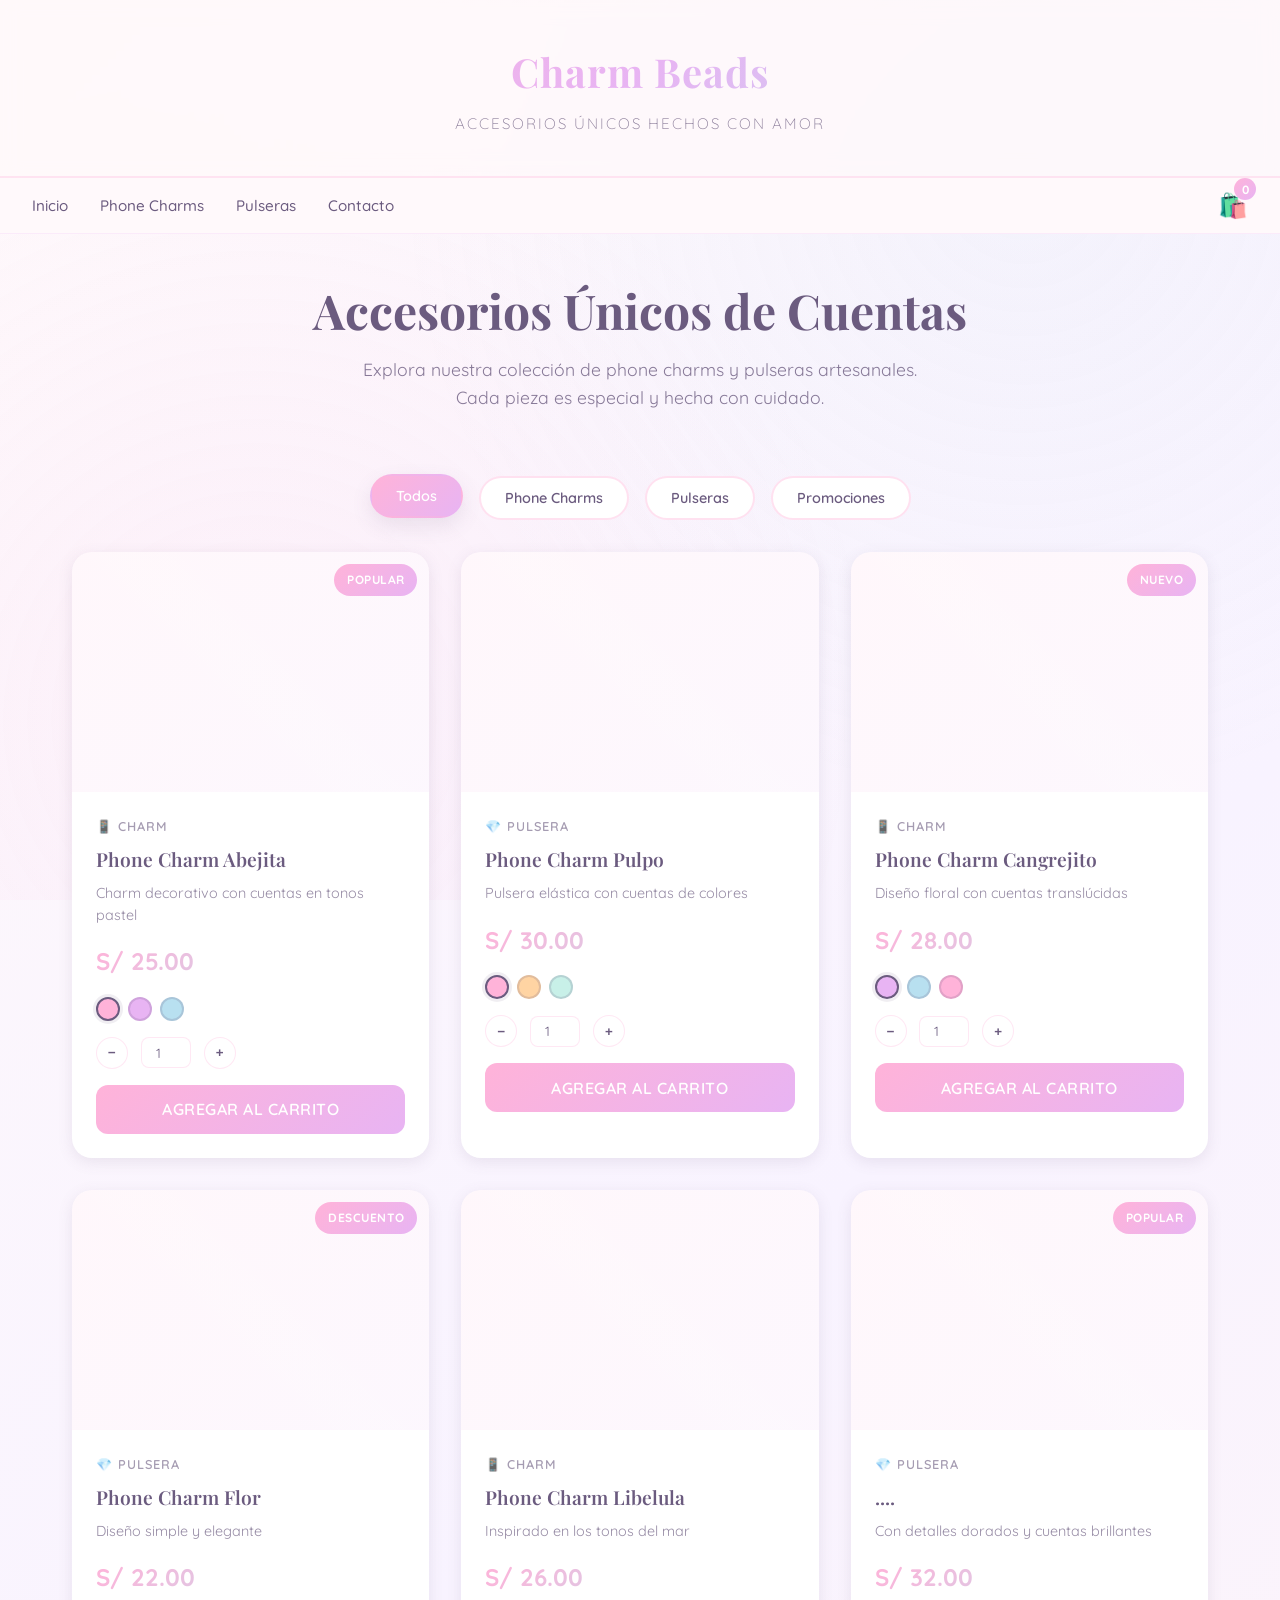
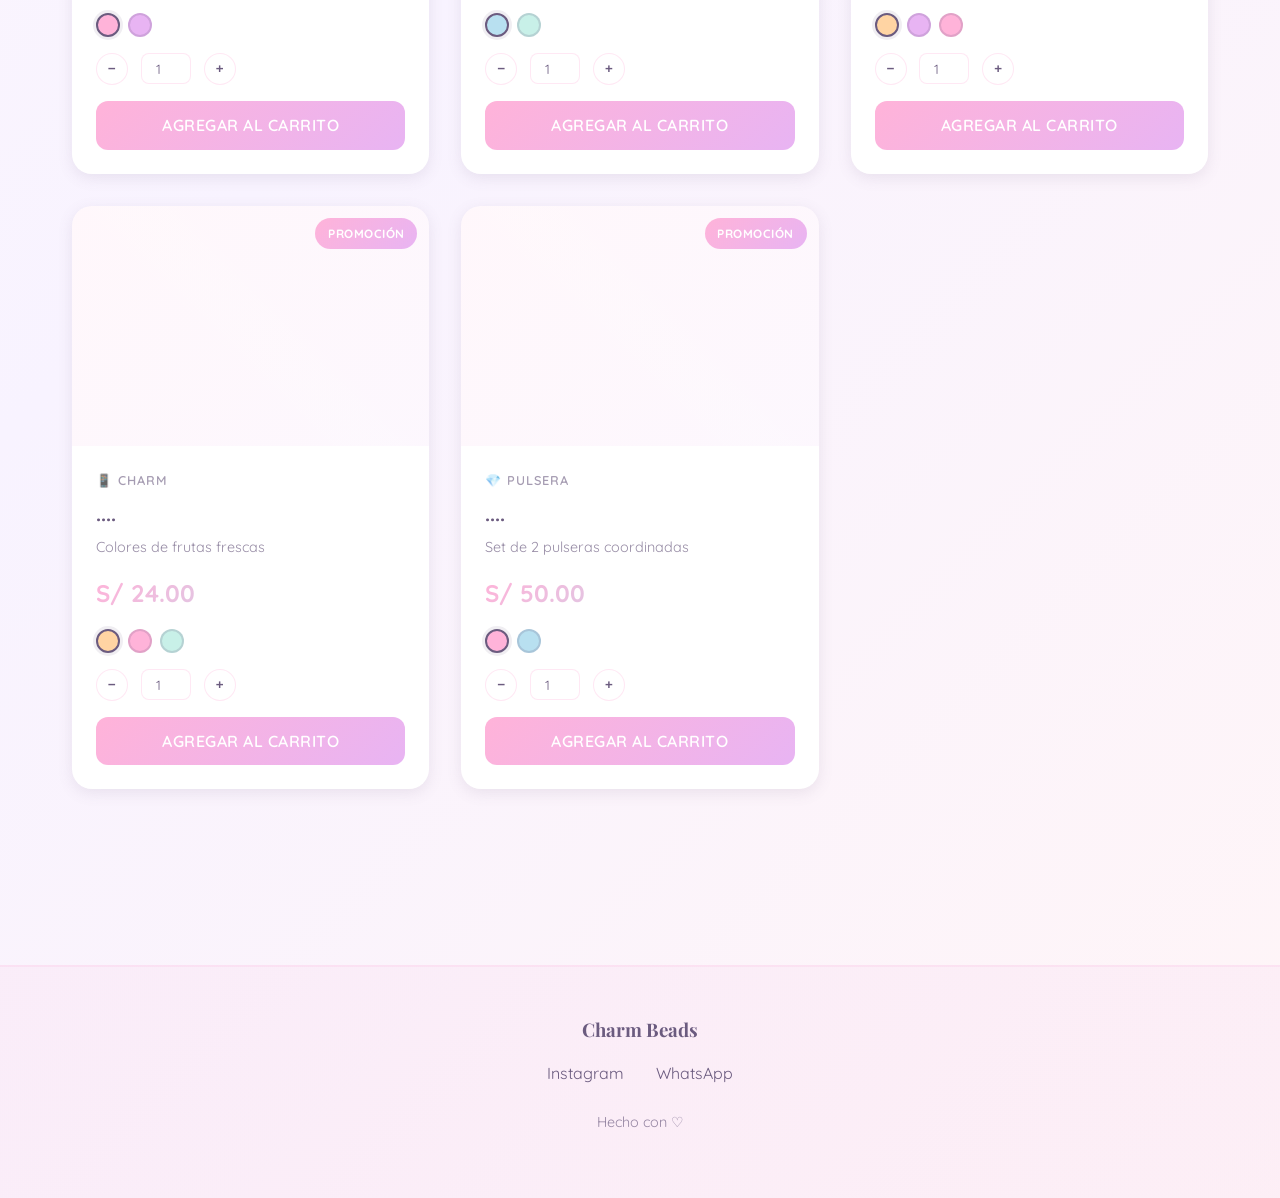
<file: index.html>
<!DOCTYPE html>
<html lang="es">
<head>
    <meta charset="UTF-8">
    <meta name="viewport" content="width=device-width, initial-scale=1.0">
    <title>Charm Beads - Tienda de Accesorios</title>
    <link rel="preconnect" href="https://fonts.googleapis.com">
    <link rel="preconnect" href="https://fonts.gstatic.com" crossorigin>
    <link href="https://fonts.googleapis.com/css2?family=Quicksand:wght@300;400;600;700&family=Playfair+Display:wght@600;700&display=swap" rel="stylesheet">
    <link rel="stylesheet" href="style.css">
</head>
<body>
    <header>
        <div class="logo">Charm Beads</div>
        <p class="tagline">Accesorios únicos hechos con amor</p>
    </header>

    <nav>
        <ul class="nav-menu">
            <li><a href="#inicio">Inicio</a></li>
            <li><a href="#charms">Phone Charms</a></li>
            <li><a href="#pulseras">Pulseras</a></li>
            <li><a href="#contacto">Contacto</a></li>
        </ul>
        <div class="cart-icon" onclick="toggleCart()">
            🛍️
            <span class="cart-count" id="cartCount">0</span>
        </div>
    </nav>

    <main>
        <section class="hero" id="inicio">
            <h1>Accesorios Únicos de Cuentas</h1>
            <p>Explora nuestra colección de phone charms y pulseras artesanales. Cada pieza es especial y hecha con cuidado.</p>
        </section>

        <div class="filters">
            <button class="filter-btn active" onclick="filterProducts('all', event)">Todos</button>
            <button class="filter-btn" onclick="filterProducts('charms', event)">Phone Charms</button>
            <button class="filter-btn" onclick="filterProducts('pulseras', event)">Pulseras</button>
            <button class="filter-btn" onclick="filterProducts('promocion', event)">Promociones</button>
        </div>

        <div class="products-grid" id="productsGrid"></div>
    </main>

    <!-- Modal del Carrito -->
    <div class="modal" id="cartModal">
        <div class="modal-content">
            <div class="modal-header">
                <h2>Tu Carrito </h2>
                <button class="close-btn" onclick="toggleCart()">✕</button>
            </div>

            <div id="cartItemsContainer" class="cart-items">
                <div class="cart-empty">Tu carrito está vacío</div>
            </div>

            <div class="payment-methods" id="paymentSection" style="display:none">
                <h4>💳 Métodos de Pago</h4>
                <div class="payment-method">
                    <strong>Transferencia Bancaria</strong>
                    Banco: BCP / Scotiabank<br>
                    Contacta para más detalles
                </div>
                <div class="payment-method">
                    <strong>Yape / Plin</strong>
                    Disponible - Te contactamos por WhatsApp
                </div>
                <div class="payment-method">
                    <strong>Efectivo</strong>
                    Entrega local en Real Plaza 
                </div>
            </div>

            <div class="cart-summary" id="cartSummarySection" style="display:none">
                <div class="summary-row">
                    <span>Subtotal:</span>
                    <span id="subtotal">S/ 0.00</span>
                </div>
                <div class="summary-row">
                    <span>Envío:</span>
                    <span id="shipping">S/ 0.00</span>
                </div>
                <div class="summary-row total">
                    <span>Total:</span>
                    <span id="total">S/ 0.00</span>
                </div>
            </div>

            <!-- ─── Formulario de pedido ─── -->
            <div class="order-form-section" id="orderFormSection" style="display:none">
                <p class="order-form-title">Completa tu pedido</p>

                <div class="form-group">
                    <label for="clientName">Nombre completo</label>
                    <input type="text" id="clientName" placeholder="Ej. María García" autocomplete="name">
                </div>

                <div class="form-row">
                    <div class="form-group">
                        <label for="clientPhone">Teléfono / WhatsApp</label>
                        <input type="tel" id="clientPhone" placeholder="Ej. 987 654 321" autocomplete="tel">
                    </div>
                    <div class="form-group">
                        <label for="clientDistrict">Distrito</label>
                        <input type="text" id="clientDistrict" placeholder="Ej. Cayma">
                    </div>
                </div>

                <div class="form-group">
                    <label for="clientAddress">Dirección de entrega</label>
                    <input type="text" id="clientAddress" placeholder="Calle, número, referencia..." autocomplete="street-address">
                </div>

                <div class="form-group">
                    <label for="clientNotes">Notas adicionales <span style="opacity:0.5;font-weight:400">(opcional)</span></label>
                    <textarea id="clientNotes" rows="2" placeholder="Color preferido, instrucciones especiales..."></textarea>
                </div>

                <button class="submit-order-btn" id="submitOrderBtn" onclick="sendToSheets()">
                    <span class="btn-text">Confirmar Pedido</span>
                    <span class="spinner"></span>
                </button>

                <div class="form-feedback" id="formFeedback"></div>
            </div>
        </div>
    </div>

    <footer>
        <div class="footer-content">
            <h3 style="font-family: 'Playfair Display', serif; margin-bottom: 1rem;">Charm Beads</h3>
            <div class="footer-links">
                <a href="#instagram">Instagram</a>
                <a href="#whatsapp">WhatsApp</a>
            </div>
            <p class="footer-credit">Hecho con ♡ </p>
            <p style="font-size: 0.85rem; margin-top: 1rem; opacity: 0.6;"></p>
        </div>
    </footer>

    <script src="script.js"></script>
</body>
</html>
</file>
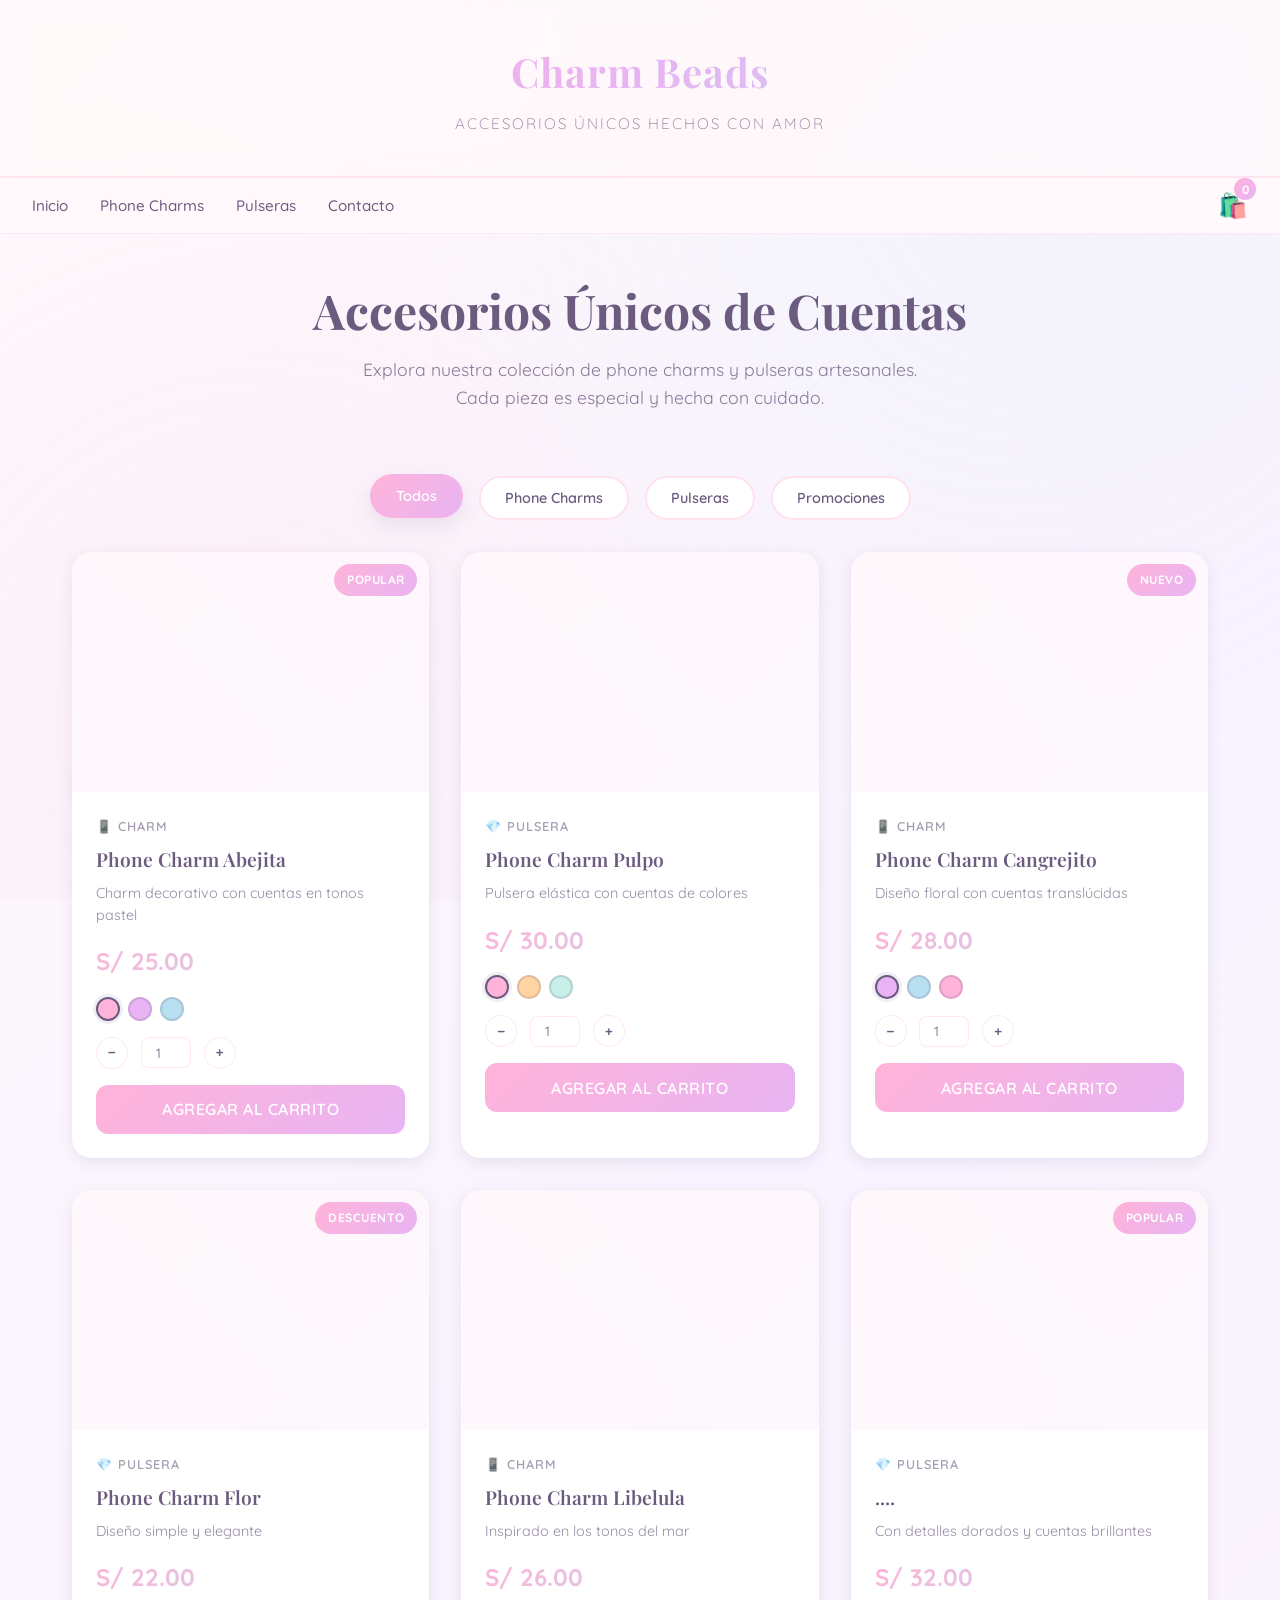
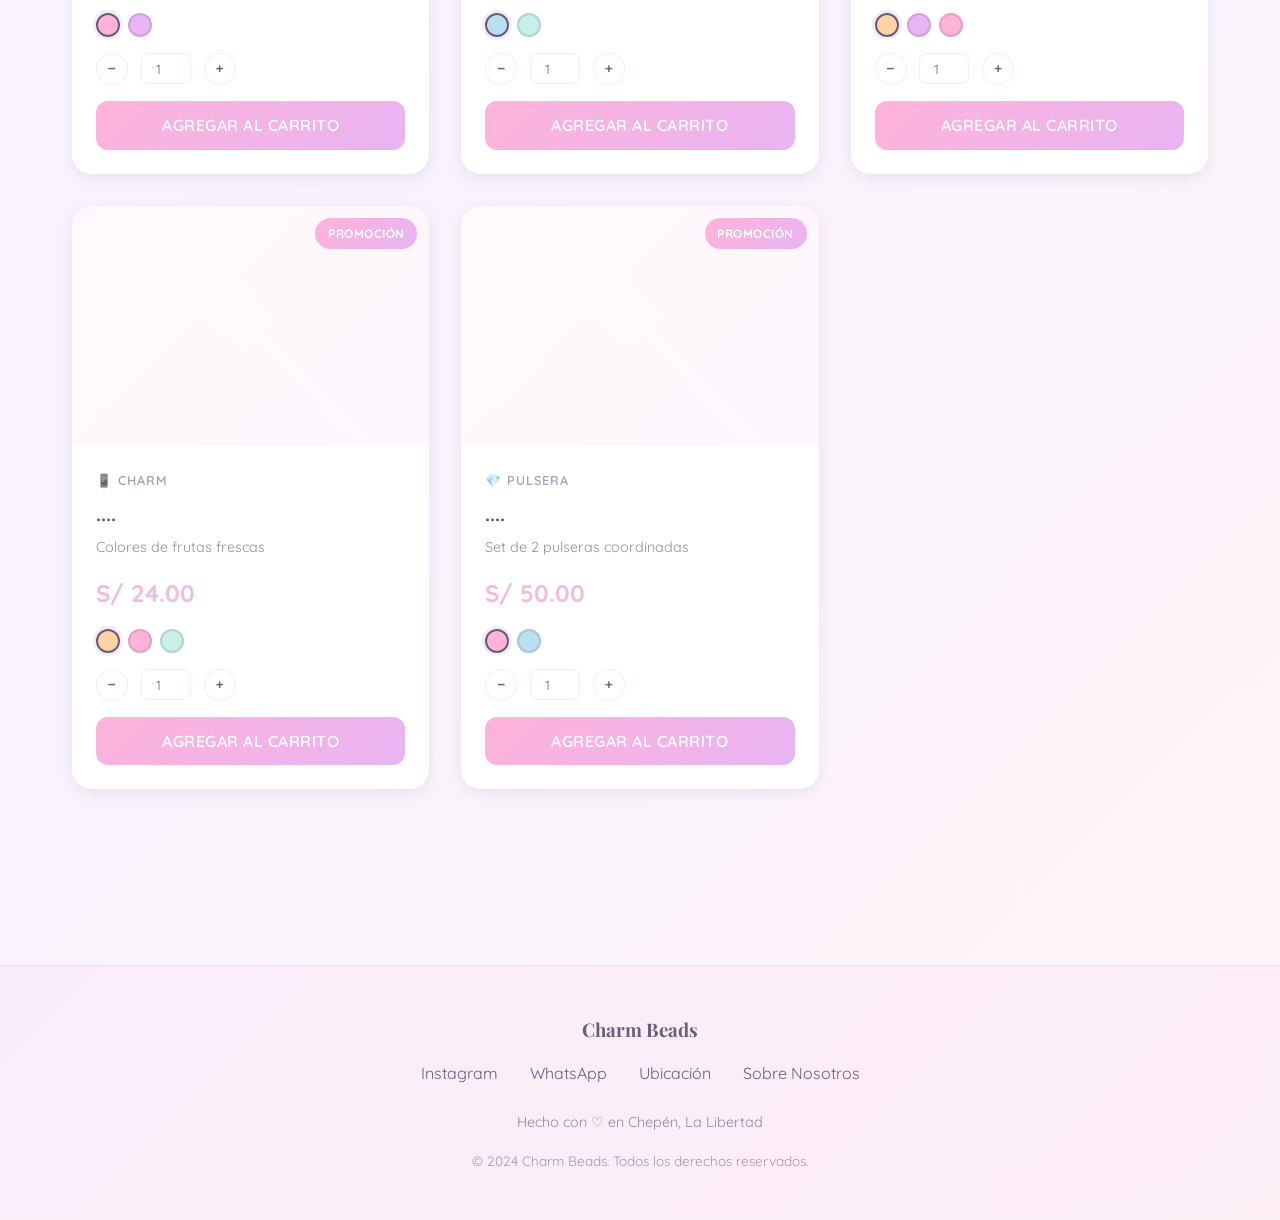
<file: tienda-charms.html>
<!DOCTYPE html>
<html lang="es">
<head>
    <meta charset="UTF-8">
    <meta name="viewport" content="width=device-width, initial-scale=1.0">
    <title>Charm Beads - Tienda de Accesorios</title>
    <link rel="preconnect" href="https://fonts.googleapis.com">
    <link rel="preconnect" href="https://fonts.gstatic.com" crossorigin>
    <link href="https://fonts.googleapis.com/css2?family=Quicksand:wght@300;400;600;700&family=Playfair+Display:wght@600;700&display=swap" rel="stylesheet">
    <link rel="stylesheet" href="style.css">
</head>
<body>
    <header>
        <div class="logo">Charm Beads</div>
        <p class="tagline">Accesorios únicos hechos con amor</p>
    </header>

    <nav>
        <ul class="nav-menu">
            <li><a href="#inicio">Inicio</a></li>
            <li><a href="#charms">Phone Charms</a></li>
            <li><a href="#pulseras">Pulseras</a></li>
            <li><a href="#contacto">Contacto</a></li>
        </ul>
        <div class="cart-icon" onclick="toggleCart()">
            🛍️
            <span class="cart-count" id="cartCount">0</span>
        </div>
    </nav>

    <main>
        <section class="hero" id="inicio">
            <h1>Accesorios Únicos de Cuentas</h1>
            <p>Explora nuestra colección de phone charms y pulseras artesanales. Cada pieza es especial y hecha con cuidado.</p>
        </section>

        <div class="filters">
            <button class="filter-btn active" onclick="filterProducts('all', event)">Todos</button>
            <button class="filter-btn" onclick="filterProducts('charms', event)">Phone Charms</button>
            <button class="filter-btn" onclick="filterProducts('pulseras', event)">Pulseras</button>
            <button class="filter-btn" onclick="filterProducts('promocion', event)">Promociones</button>
        </div>

        <div class="products-grid" id="productsGrid"></div>
    </main>

    <!-- Modal del Carrito -->
    <div class="modal" id="cartModal">
        <div class="modal-content">
            <div class="modal-header">
                <h2>Tu Carrito </h2>
                <button class="close-btn" onclick="toggleCart()">✕</button>
            </div>

            <div id="cartItemsContainer" class="cart-items">
                <div class="cart-empty">Tu carrito está vacío</div>
            </div>

            <div class="payment-methods" id="paymentSection" style="display:none">
                <h4>💳 Métodos de Pago</h4>
                <div class="payment-method">
                    <strong>Transferencia Bancaria</strong>
                    Banco: BCP / Scotiabank<br>
                    Contacta para más detalles
                </div>
                <div class="payment-method">
                    <strong>Yape / Plin</strong>
                    Disponible - Te contactamos por WhatsApp
                </div>
                <div class="payment-method">
                    <strong>Efectivo</strong>
                    Entrega local en Chepén
                </div>
            </div>

            <div class="cart-summary" id="cartSummarySection" style="display:none">
                <div class="summary-row">
                    <span>Subtotal:</span>
                    <span id="subtotal">S/ 0.00</span>
                </div>
                <div class="summary-row">
                    <span>Envío:</span>
                    <span id="shipping">S/ 0.00</span>
                </div>
                <div class="summary-row total">
                    <span>Total:</span>
                    <span id="total">S/ 0.00</span>
                </div>
            </div>

            <!-- ─── Formulario de pedido ─── -->
            <div class="order-form-section" id="orderFormSection" style="display:none">
                <p class="order-form-title">📦 Completa tu pedido</p>

                <div class="form-group">
                    <label for="clientName">Nombre completo</label>
                    <input type="text" id="clientName" placeholder="Ej. María García" autocomplete="name">
                </div>

                <div class="form-row">
                    <div class="form-group">
                        <label for="clientPhone">Teléfono / WhatsApp</label>
                        <input type="tel" id="clientPhone" placeholder="Ej. 987 654 321" autocomplete="tel">
                    </div>
                    <div class="form-group">
                        <label for="clientDistrict">Distrito</label>
                        <input type="text" id="clientDistrict" placeholder="Ej. Chepén">
                    </div>
                </div>

                <div class="form-group">
                    <label for="clientAddress">Dirección de entrega</label>
                    <input type="text" id="clientAddress" placeholder="Calle, número, referencia..." autocomplete="street-address">
                </div>

                <div class="form-group">
                    <label for="clientNotes">Notas adicionales <span style="opacity:0.5;font-weight:400">(opcional)</span></label>
                    <textarea id="clientNotes" rows="2" placeholder="Color preferido, instrucciones especiales..."></textarea>
                </div>

                <button class="submit-order-btn" id="submitOrderBtn" onclick="sendToSheets()">
                    <span class="btn-text">📊 Confirmar Pedido</span>
                    <span class="spinner"></span>
                </button>

                <div class="form-feedback" id="formFeedback"></div>
            </div>
        </div>
    </div>

    <footer>
        <div class="footer-content">
            <h3 style="font-family: 'Playfair Display', serif; margin-bottom: 1rem;">Charm Beads</h3>
            <div class="footer-links">
                <a href="#instagram">Instagram</a>
                <a href="#whatsapp">WhatsApp</a>
                <a href="#ubicacion">Ubicación</a>
                <a href="#about">Sobre Nosotros</a>
            </div>
            <p class="footer-credit">Hecho con ♡ en Chepén, La Libertad</p>
            <p style="font-size: 0.85rem; margin-top: 1rem; opacity: 0.6;">© 2024 Charm Beads. Todos los derechos reservados.</p>
        </div>
    </footer>

    <script src="script.js"></script>
</body>
</html>
</file>
<file: style.css>
* {
    margin: 0;
    padding: 0;
    box-sizing: border-box;
}

:root {
    --primary: #FFB3D9;
    --secondary: #E8B4F3;
    --accent: #B8E0F0;
    --warm: #FFD4A3;
    --mint: #C8F0E8;
    --text-dark: #6B5B7F;
    --text-light: #FFFFFF;
    --bg-light: #FFF9FB;
    --shadow: rgba(107, 91, 127, 0.12);
}

body {
    font-family: 'Quicksand', sans-serif;
    background: linear-gradient(135deg, #FFF9FB 0%, #F8F3FF 50%, #FFF5F7 100%);
    color: var(--text-dark);
    line-height: 1.6;
    min-height: 100vh;
    position: relative;
}

body::before {
    content: '';
    position: fixed;
    top: 0;
    left: 0;
    width: 100%;
    height: 100%;
    background: radial-gradient(circle at 20% 80%, rgba(255, 179, 217, 0.1) 0%, transparent 50%),
                radial-gradient(circle at 80% 20%, rgba(184, 224, 240, 0.1) 0%, transparent 50%);
    pointer-events: none;
    z-index: 0;
}

header {
    position: relative;
    z-index: 10;
    padding: 2.5rem 2rem;
    text-align: center;
    border-bottom: 2px solid rgba(255, 179, 217, 0.3);
    backdrop-filter: blur(10px);
    background: rgba(255, 249, 251, 0.8);
}

.logo {
    font-family: 'Playfair Display', serif;
    font-size: 2.5rem;
    font-weight: 700;
    background: linear-gradient(135deg, #FFB3D9 0%, #E8B4F3 50%, #B8E0F0 100%);
    -webkit-background-clip: text;
    -webkit-text-fill-color: transparent;
    background-clip: text;
    margin-bottom: 0.5rem;
    letter-spacing: 1px;
}

.tagline {
    font-size: 0.95rem;
    color: var(--text-dark);
    opacity: 0.8;
    font-weight: 300;
    letter-spacing: 2px;
    text-transform: uppercase;
}

nav {
    position: relative;
    z-index: 10;
    display: flex;
    justify-content: space-between;
    align-items: center;
    padding: 0.5rem 2rem;
    background: rgba(255, 249, 251, 0.95);
    border-bottom: 1px solid rgba(232, 180, 243, 0.2);
    position: sticky;
    top: 0;
    backdrop-filter: blur(10px);
}

.nav-menu {
    display: flex;
    gap: 2rem;
    list-style: none;
}

.nav-menu a {
    text-decoration: none;
    color: var(--text-dark);
    font-weight: 500;
    font-size: 0.95rem;
    transition: all 0.3s ease;
    position: relative;
    padding-bottom: 0.5rem;
}

.nav-menu a::after {
    content: '';
    position: absolute;
    bottom: 0;
    left: 0;
    width: 0;
    height: 2px;
    background: linear-gradient(90deg, #FFB3D9, #B8E0F0);
    transition: width 0.3s ease;
}

.nav-menu a:hover::after { width: 100%; }

.cart-icon {
    position: relative;
    cursor: pointer;
    font-size: 1.5rem;
    transition: transform 0.3s ease;
}

.cart-icon:hover { transform: scale(1.1); }

.cart-count {
    position: absolute;
    top: -8px;
    right: -8px;
    background: linear-gradient(135deg, #FFB3D9, #E8B4F3);
    color: white;
    border-radius: 50%;
    width: 22px;
    height: 22px;
    display: flex;
    align-items: center;
    justify-content: center;
    font-size: 0.75rem;
    font-weight: 700;
}

main {
    position: relative;
    z-index: 5;
    max-width: 1200px;
    margin: 0 auto;
    padding: 3rem 2rem;
}

.hero {
    text-align: center;
    margin-bottom: 4rem;
    animation: fadeInUp 0.8s ease-out;
}

.hero h1 {
    font-family: 'Playfair Display', serif;
    font-size: 3rem;
    margin-bottom: 1rem;
    color: var(--text-dark);
    line-height: 1.2;
}

.hero p {
    font-size: 1.1rem;
    color: var(--text-dark);
    opacity: 0.8;
    max-width: 600px;
    margin: 0 auto;
}

.filters {
    display: flex;
    gap: 1rem;
    margin-bottom: 2rem;
    justify-content: center;
    flex-wrap: wrap;
}

.filter-btn {
    padding: 0.7rem 1.5rem;
    border: 2px solid rgba(255, 179, 217, 0.4);
    background: white;
    color: var(--text-dark);
    border-radius: 25px;
    cursor: pointer;
    font-family: 'Quicksand', sans-serif;
    font-weight: 600;
    transition: all 0.3s ease;
    font-size: 0.9rem;
}

.filter-btn:hover,
.filter-btn.active {
    background: linear-gradient(135deg, #FFB3D9, #E8B4F3);
    color: white;
    border-color: transparent;
    transform: translateY(-2px);
    box-shadow: 0 8px 20px var(--shadow);
}

.products-grid {
    display: grid;
    grid-template-columns: repeat(auto-fill, minmax(280px, 1fr));
    gap: 2rem;
    margin-bottom: 4rem;
    animation: fadeIn 0.8s ease-out;
}

.product-card {
    background: white;
    border-radius: 20px;
    overflow: hidden;
    box-shadow: 0 4px 15px var(--shadow);
    transition: all 0.3s ease;
    cursor: pointer;
    position: relative;
}

.product-card:hover {
    transform: translateY(-8px);
    box-shadow: 0 12px 30px var(--shadow);
}

.product-image {
    position: relative;
    width: 100%;
    height: 240px;
    background: linear-gradient(135deg, rgba(255, 179, 217, 0.1), rgba(232, 180, 243, 0.1));
    display: flex;
    align-items: center;
    justify-content: center;
    font-size: 4rem;
    overflow: hidden;
}

.product-image::before {
    content: '';
    position: absolute;
    top: 0; left: 0; right: 0; bottom: 0;
    background: linear-gradient(45deg, transparent 30%, rgba(255,255,255,0.1) 50%, transparent 70%);
    animation: shine 3s infinite;
}

@keyframes shine {
    0% { transform: translateX(-100%); }
    100% { transform: translateX(100%); }
}

.product-badge {
    position: absolute;
    top: 12px;
    right: 12px;
    background: linear-gradient(135deg, #FFB3D9, #E8B4F3);
    color: white;
    padding: 0.4rem 0.8rem;
    border-radius: 20px;
    font-size: 0.75rem;
    font-weight: 700;
    z-index: 2;
    text-transform: uppercase;
    letter-spacing: 0.5px;
}

.product-info { padding: 1.5rem; }

.product-category {
    font-size: 0.8rem;
    color: var(--text-dark);
    opacity: 0.6;
    text-transform: uppercase;
    letter-spacing: 1px;
    margin-bottom: 0.5rem;
    font-weight: 600;
}

.product-name {
    font-size: 1.2rem;
    font-weight: 600;
    color: var(--text-dark);
    margin-bottom: 0.5rem;
    font-family: 'Playfair Display', serif;
}

.product-description {
    font-size: 0.9rem;
    color: var(--text-dark);
    opacity: 0.7;
    margin-bottom: 1rem;
    line-height: 1.5;
}

.product-price {
    font-size: 1.5rem;
    font-weight: 700;
    background: linear-gradient(135deg, #FFB3D9, #B8E0F0);
    -webkit-background-clip: text;
    -webkit-text-fill-color: transparent;
    background-clip: text;
    margin-bottom: 1rem;
}

.product-colors {
    display: flex;
    gap: 0.5rem;
    margin-bottom: 1rem;
    flex-wrap: wrap;
}

.color-dot {
    width: 24px;
    height: 24px;
    border-radius: 50%;
    border: 2px solid rgba(107, 91, 127, 0.2);
    cursor: pointer;
    transition: all 0.2s ease;
}

.color-dot:hover { transform: scale(1.2); border-color: var(--text-dark); }
.color-dot.selected {
    border-color: var(--text-dark);
    box-shadow: 0 0 0 3px rgba(107, 91, 127, 0.1);
}

.product-quantity {
    display: flex;
    align-items: center;
    gap: 0.8rem;
    margin-bottom: 1rem;
}

.quantity-btn {
    width: 32px;
    height: 32px;
    border: 1px solid rgba(255, 179, 217, 0.3);
    background: white;
    border-radius: 50%;
    cursor: pointer;
    display: flex;
    align-items: center;
    justify-content: center;
    transition: all 0.2s ease;
    font-weight: 600;
    color: var(--text-dark);
}

.quantity-btn:hover {
    background: linear-gradient(135deg, #FFB3D9, #E8B4F3);
    color: white;
    border-color: transparent;
}

.quantity-input {
    width: 50px;
    text-align: center;
    border: 1px solid rgba(255, 179, 217, 0.3);
    border-radius: 8px;
    padding: 0.4rem;
    font-family: 'Quicksand', sans-serif;
    color: var(--text-dark);
}

.add-to-cart-btn {
    width: 100%;
    padding: 0.9rem;
    background: linear-gradient(135deg, #FFB3D9, #E8B4F3);
    color: white;
    border: none;
    border-radius: 12px;
    font-family: 'Quicksand', sans-serif;
    font-weight: 600;
    cursor: pointer;
    transition: all 0.3s ease;
    font-size: 1rem;
    text-transform: uppercase;
    letter-spacing: 0.5px;
}

.add-to-cart-btn:hover {
    transform: translateY(-2px);
    box-shadow: 0 8px 20px var(--shadow);
}

/* Modal del carrito */
.modal {
    display: none;
    position: fixed;
    top: 0; left: 0; right: 0; bottom: 0;
    background: rgba(0, 0, 0, 0.5);
    z-index: 100;
    animation: fadeIn 0.3s ease;
}

.modal.active {
    display: flex;
    align-items: center;
    justify-content: center;
}

.modal-content {
    background: white;
    border-radius: 20px;
    width: 90%;
    max-width: 520px;
    max-height: 90vh;
    overflow-y: auto;
    padding: 2rem;
    box-shadow: 0 20px 60px rgba(0, 0, 0, 0.3);
    animation: slideUp 0.3s ease;
}

.modal-header {
    display: flex;
    justify-content: space-between;
    align-items: center;
    margin-bottom: 1.5rem;
    padding-bottom: 1rem;
    border-bottom: 2px solid rgba(255, 179, 217, 0.2);
}

.modal-header h2 {
    font-family: 'Playfair Display', serif;
    color: var(--text-dark);
}

.close-btn {
    background: none;
    border: none;
    font-size: 1.5rem;
    cursor: pointer;
    color: var(--text-dark);
    transition: transform 0.2s ease;
}

.close-btn:hover { transform: scale(1.2); }

.cart-empty {
    text-align: center;
    padding: 2rem;
    color: var(--text-dark);
    opacity: 0.6;
}

.cart-items {
    display: flex;
    flex-direction: column;
    gap: 1rem;
    margin-bottom: 1.5rem;
}

.cart-item {
    display: flex;
    gap: 1rem;
    padding: 1rem;
    background: linear-gradient(135deg, rgba(255, 179, 217, 0.1), rgba(232, 180, 243, 0.1));
    border-radius: 12px;
    align-items: center;
}

.cart-item-emoji {
    font-size: 2rem;
    min-width: 50px;
    text-align: center;
}

.cart-item-details { flex: 1; }

.cart-item-name {
    font-weight: 600;
    color: var(--text-dark);
    margin-bottom: 0.3rem;
}

.cart-item-meta {
    font-size: 0.85rem;
    color: var(--text-dark);
    opacity: 0.7;
}

.cart-item-price {
    font-weight: 700;
    color: var(--text-dark);
}

.remove-item-btn {
    background: rgba(255, 179, 217, 0.3);
    border: none;
    border-radius: 8px;
    padding: 0.5rem 0.8rem;
    cursor: pointer;
    transition: all 0.2s ease;
    color: var(--text-dark);
    font-weight: 600;
}

.remove-item-btn:hover {
    background: linear-gradient(135deg, #FFB3D9, #E8B4F3);
    color: white;
}

.payment-methods {
    background: linear-gradient(135deg, rgba(255, 179, 217, 0.05), rgba(232, 180, 243, 0.05));
    border-radius: 12px;
    padding: 1.5rem;
    margin-bottom: 1.5rem;
}

.payment-methods h4 {
    margin-bottom: 1rem;
    color: var(--text-dark);
    font-weight: 600;
}

.payment-method {
    padding: 0.8rem;
    margin-bottom: 0.8rem;
    background: white;
    border-radius: 8px;
    border-left: 4px solid #FFB3D9;
    font-size: 0.9rem;
    color: var(--text-dark);
}

.payment-method strong {
    display: block;
    margin-bottom: 0.3rem;
    color: var(--text-dark);
}

.cart-summary {
    border-top: 2px solid rgba(255, 179, 217, 0.2);
    padding-top: 1.5rem;
    margin-bottom: 1.5rem;
}

.summary-row {
    display: flex;
    justify-content: space-between;
    margin-bottom: 0.8rem;
    color: var(--text-dark);
}

.summary-row.total {
    font-size: 1.3rem;
    font-weight: 700;
    color: var(--text-dark);
    padding-top: 0.8rem;
    border-top: 1px solid rgba(255, 179, 217, 0.2);
}

/* ─── Formulario de pedido inline ─── */
.order-form-section {
    border-top: 2px solid rgba(255, 179, 217, 0.2);
    padding-top: 1.5rem;
}

.order-form-title {
    font-family: 'Playfair Display', serif;
    font-size: 1.1rem;
    color: var(--text-dark);
    margin-bottom: 1.2rem;
    display: flex;
    align-items: center;
    gap: 0.5rem;
}

.form-group {
    margin-bottom: 1rem;
}

.form-group label {
    display: block;
    font-size: 0.85rem;
    font-weight: 600;
    color: var(--text-dark);
    margin-bottom: 0.4rem;
    letter-spacing: 0.5px;
}

.form-group input,
.form-group textarea {
    width: 100%;
    padding: 0.75rem 1rem;
    border: 2px solid rgba(255, 179, 217, 0.35);
    border-radius: 12px;
    font-family: 'Quicksand', sans-serif;
    font-size: 0.95rem;
    color: var(--text-dark);
    background: #FFFBFD;
    transition: border-color 0.25s ease, box-shadow 0.25s ease;
    outline: none;
    resize: none;
}

.form-group input:focus,
.form-group textarea:focus {
    border-color: #E8B4F3;
    box-shadow: 0 0 0 3px rgba(232, 180, 243, 0.18);
    background: white;
}

.form-group input::placeholder,
.form-group textarea::placeholder {
    color: rgba(107, 91, 127, 0.4);
}

.form-row {
    display: grid;
    grid-template-columns: 1fr 1fr;
    gap: 0.8rem;
}

/* Submit button */
.submit-order-btn {
    width: 100%;
    padding: 1rem;
    border: none;
    border-radius: 12px;
    font-family: 'Quicksand', sans-serif;
    font-weight: 700;
    cursor: pointer;
    transition: all 0.3s ease;
    text-transform: uppercase;
    letter-spacing: 0.5px;
    font-size: 1rem;
    margin-top: 0.5rem;
    background: linear-gradient(135deg, #4285F4, #2D6BE7);
    color: white;
    display: flex;
    align-items: center;
    justify-content: center;
    gap: 0.5rem;
}

.submit-order-btn:hover:not(:disabled) {
    transform: translateY(-2px);
    box-shadow: 0 8px 20px rgba(66, 133, 244, 0.35);
}

.submit-order-btn:disabled {
    opacity: 0.6;
    cursor: not-allowed;
}

/* Feedback messages */
.form-feedback {
    display: none;
    padding: 1rem 1.2rem;
    border-radius: 12px;
    font-size: 0.95rem;
    font-weight: 600;
    margin-top: 1rem;
    text-align: center;
}

.form-feedback.success {
    display: block;
    background: linear-gradient(135deg, rgba(200, 240, 232, 0.6), rgba(184, 224, 240, 0.4));
    color: #3a7c6b;
    border: 2px solid rgba(200, 240, 232, 0.8);
}

.form-feedback.error {
    display: block;
    background: rgba(255, 179, 217, 0.2);
    color: #c0506a;
    border: 2px solid rgba(255, 179, 217, 0.5);
}

/* ─── Spinner ─── */
.spinner {
    width: 18px;
    height: 18px;
    border: 3px solid rgba(255,255,255,0.4);
    border-top-color: white;
    border-radius: 50%;
    animation: spin 0.7s linear infinite;
    display: none;
}

.submit-order-btn.loading .spinner { display: block; }
.submit-order-btn.loading .btn-text { display: none; }

@keyframes spin {
    to { transform: rotate(360deg); }
}

footer {
    position: relative;
    z-index: 5;
    background: linear-gradient(135deg, rgba(255, 179, 217, 0.1), rgba(232, 180, 243, 0.1));
    border-top: 2px solid rgba(255, 179, 217, 0.2);
    padding: 3rem 2rem;
    text-align: center;
    color: var(--text-dark);
    margin-top: 4rem;
}

.footer-content { max-width: 800px; margin: 0 auto; }

.footer-links {
    display: flex;
    justify-content: center;
    gap: 2rem;
    margin-bottom: 1.5rem;
    flex-wrap: wrap;
}

.footer-links a {
    text-decoration: none;
    color: var(--text-dark);
    transition: all 0.3s ease;
}

.footer-links a:hover { color: #FFB3D9; }

.footer-credit { font-size: 0.9rem; opacity: 0.7; }

@keyframes fadeInUp {
    from { opacity: 0; transform: translateY(20px); }
    to { opacity: 1; transform: translateY(0); }
}

@keyframes fadeIn {
    from { opacity: 0; }
    to { opacity: 1; }
}

@keyframes slideUp {
    from { opacity: 0; transform: translateY(20px); }
    to { opacity: 1; transform: translateY(0); }
}

@media (max-width: 768px) {
    .logo { font-size: 2rem; }
    .hero h1 { font-size: 2rem; }
    .products-grid { grid-template-columns: repeat(auto-fill, minmax(200px, 1fr)); gap: 1.5rem; }
    .nav-menu { gap: 1rem; font-size: 0.85rem; }
    .modal-content { width: 95%; max-height: 90vh; padding: 1.5rem; }
    .form-row { grid-template-columns: 1fr; }
}
</file>
